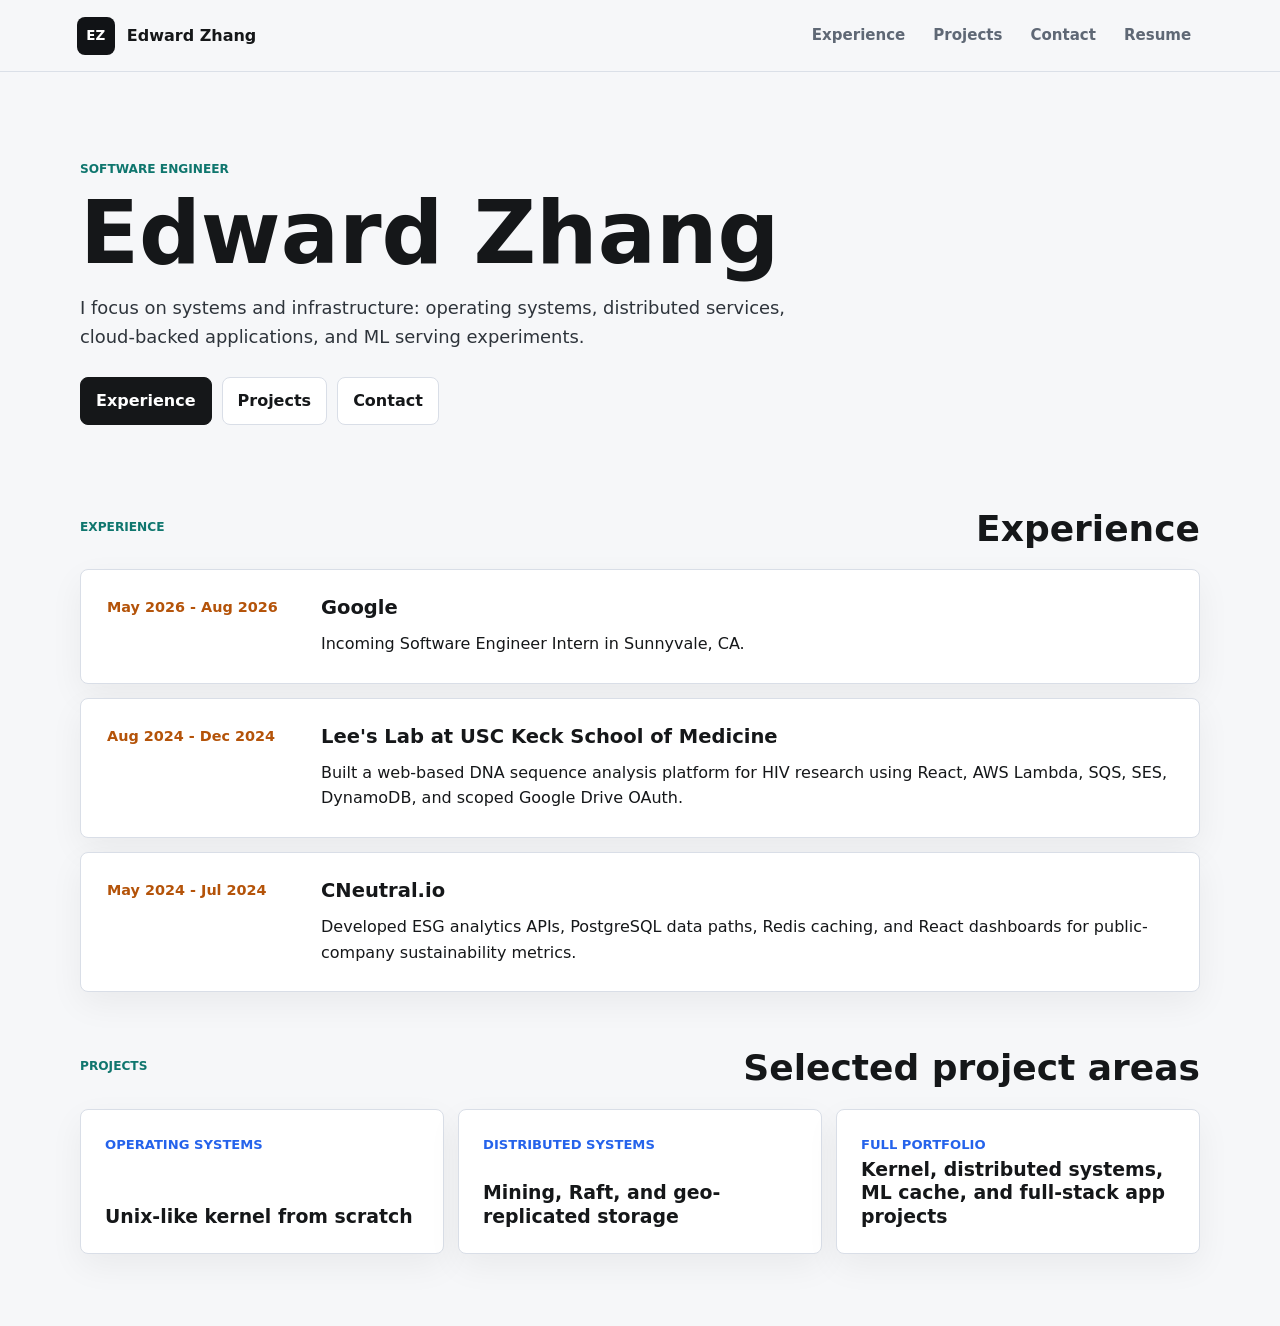
<file: index.html>
<!doctype html>
<html lang="en">
  <head>
    <meta charset="utf-8">
    <meta name="viewport" content="width=device-width, initial-scale=1">
    <meta
      name="description"
      content="Edward Zhang is a software engineer focused on operating systems, distributed systems, cloud infrastructure, and ML systems."
    >
    <title>Edward Zhang | Software Engineer</title>
    <link rel="stylesheet" href="styles.css">
  </head>
  <body>
    <header class="site-header">
      <a class="brand" href="index.html" aria-label="Edward Zhang home">
        <span class="brand-mark">EZ</span>
        <span>Edward Zhang</span>
      </a>
      <nav class="nav-links" aria-label="Primary navigation">
        <a href="experience.html">Experience</a>
        <a href="projects.html">Projects</a>
        <a href="contact.html">Contact</a>
        <a href="assets/Edward_Zhang_Resume.pdf" target="_blank" rel="noreferrer">Resume</a>
      </nav>
    </header>

    <main>
      <section class="intro">
        <p class="eyebrow">Software engineer</p>
        <h1>Edward Zhang</h1>
        <p class="intro-lede">
          I focus on systems and infrastructure: operating systems, distributed services,
          cloud-backed applications, and ML serving experiments.
        </p>
        <div class="link-row">
          <a class="button primary" href="experience.html">Experience</a>
          <a class="button" href="projects.html">Projects</a>
          <a class="button" href="contact.html">Contact</a>
        </div>
      </section>

      <section class="section-block">
        <div class="section-heading">
          <p class="eyebrow">Experience</p>
          <h2>Experience</h2>
        </div>
        <div class="timeline">
          <article class="timeline-item">
            <p class="time">May 2026 - Aug 2026</p>
            <div>
              <h3>Google</h3>
              <p>Incoming Software Engineer Intern in Sunnyvale, CA.</p>
            </div>
          </article>
          <article class="timeline-item">
            <p class="time">Aug 2024 - Dec 2024</p>
            <div>
              <h3>Lee's Lab at USC Keck School of Medicine</h3>
              <p>
                Built a web-based DNA sequence analysis platform for HIV research using React,
                AWS Lambda, SQS, SES, DynamoDB, and scoped Google Drive OAuth.
              </p>
            </div>
          </article>
          <article class="timeline-item">
            <p class="time">May 2024 - Jul 2024</p>
            <div>
              <h3>CNeutral.io</h3>
              <p>
                Developed ESG analytics APIs, PostgreSQL data paths, Redis caching, and React
                dashboards for public-company sustainability metrics.
              </p>
            </div>
          </article>
        </div>
      </section>

      <section class="section-block">
        <div class="section-heading">
          <p class="eyebrow">Projects</p>
          <h2>Selected project areas</h2>
        </div>
        <div class="summary-grid">
          <a class="summary-card" href="projects.html#kernel">
            <span>Operating Systems</span>
            <strong>Unix-like kernel from scratch</strong>
          </a>
          <a class="summary-card" href="projects.html#distributed">
            <span>Distributed Systems</span>
            <strong>Mining, Raft, and geo-replicated storage</strong>
          </a>
          <a class="summary-card" href="projects.html">
            <span>Full Portfolio</span>
            <strong>Kernel, distributed systems, ML cache, and full-stack app projects</strong>
          </a>
        </div>
      </section>
    </main>
  </body>
</html>
</file>
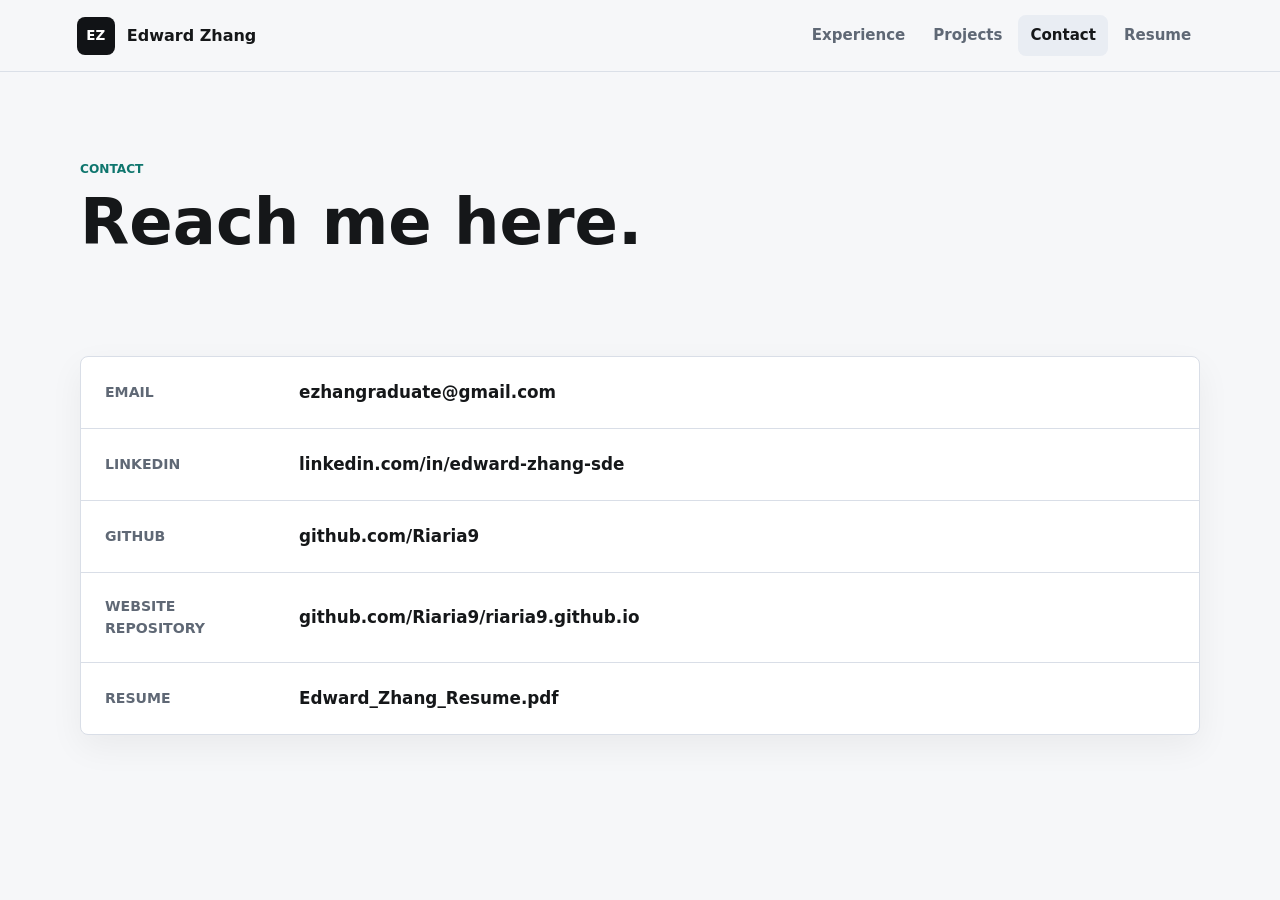
<file: contact.html>
<!doctype html>
<html lang="en">
  <head>
    <meta charset="utf-8">
    <meta name="viewport" content="width=device-width, initial-scale=1">
    <meta name="description" content="Contact links for Edward Zhang.">
    <title>Contact | Edward Zhang</title>
    <link rel="stylesheet" href="styles.css">
  </head>
  <body>
    <header class="site-header">
      <a class="brand" href="index.html" aria-label="Edward Zhang home">
        <span class="brand-mark">EZ</span>
        <span>Edward Zhang</span>
      </a>
      <nav class="nav-links" aria-label="Primary navigation">
        <a href="experience.html">Experience</a>
        <a href="projects.html">Projects</a>
        <a class="active" href="contact.html">Contact</a>
        <a href="assets/Edward_Zhang_Resume.pdf" target="_blank" rel="noreferrer">Resume</a>
      </nav>
    </header>

    <main>
      <section class="page-title">
        <p class="eyebrow">Contact</p>
        <h1>Reach me here.</h1>
      </section>

      <section class="section-block">
        <div class="contact-panel">
          <a href="mailto:ezhangraduate@gmail.com">
            <span>Email</span>
            <strong>ezhangraduate@gmail.com</strong>
          </a>
          <a href="https://www.linkedin.com/in/edward-zhang-sde/" target="_blank" rel="noreferrer">
            <span>LinkedIn</span>
            <strong>linkedin.com/in/edward-zhang-sde</strong>
          </a>
          <a href="https://github.com/Riaria9" target="_blank" rel="noreferrer">
            <span>GitHub</span>
            <strong>github.com/Riaria9</strong>
          </a>
          <a href="https://github.com/Riaria9/riaria9.github.io" target="_blank" rel="noreferrer">
            <span>Website Repository</span>
            <strong>github.com/Riaria9/riaria9.github.io</strong>
          </a>
          <a href="assets/Edward_Zhang_Resume.pdf" target="_blank" rel="noreferrer">
            <span>Resume</span>
            <strong>Edward_Zhang_Resume.pdf</strong>
          </a>
        </div>
      </section>
    </main>
  </body>
</html>
</file>
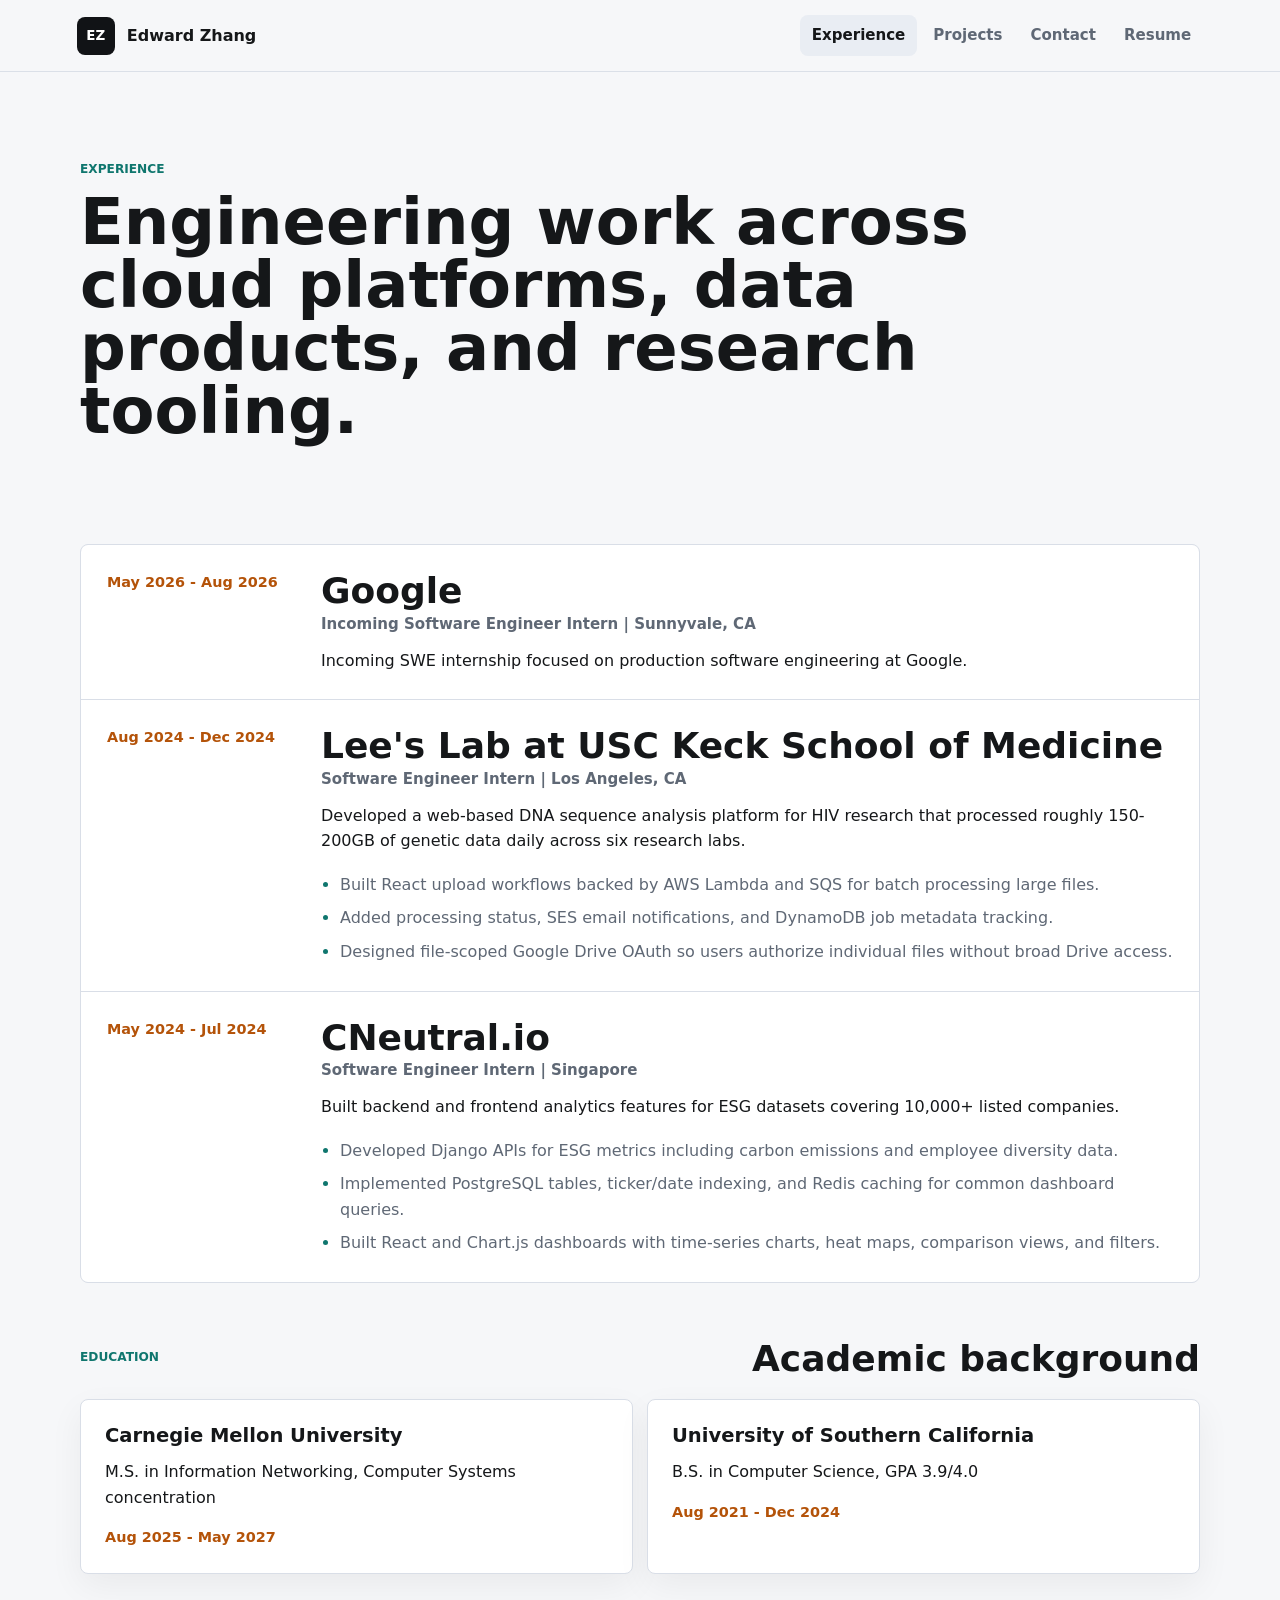
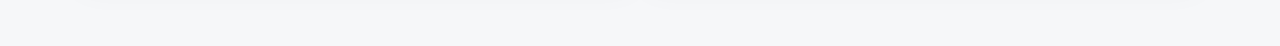
<file: experience.html>
<!doctype html>
<html lang="en">
  <head>
    <meta charset="utf-8">
    <meta name="viewport" content="width=device-width, initial-scale=1">
    <meta
      name="description"
      content="Edward Zhang's software engineering experience and education."
    >
    <title>Experience | Edward Zhang</title>
    <link rel="stylesheet" href="styles.css">
  </head>
  <body>
    <header class="site-header">
      <a class="brand" href="index.html" aria-label="Edward Zhang home">
        <span class="brand-mark">EZ</span>
        <span>Edward Zhang</span>
      </a>
      <nav class="nav-links" aria-label="Primary navigation">
        <a class="active" href="experience.html">Experience</a>
        <a href="projects.html">Projects</a>
        <a href="contact.html">Contact</a>
        <a href="assets/Edward_Zhang_Resume.pdf" target="_blank" rel="noreferrer">Resume</a>
      </nav>
    </header>

    <main>
      <section class="page-title">
        <p class="eyebrow">Experience</p>
        <h1>Engineering work across cloud platforms, data products, and research tooling.</h1>
      </section>

      <section class="section-block">
        <div class="timeline detailed">
          <article class="timeline-item">
            <p class="time">May 2026 - Aug 2026</p>
            <div>
              <h2>Google</h2>
              <p class="role">Incoming Software Engineer Intern | Sunnyvale, CA</p>
              <p>
                Incoming SWE internship focused on production software engineering at Google.
              </p>
            </div>
          </article>

          <article class="timeline-item">
            <p class="time">Aug 2024 - Dec 2024</p>
            <div>
              <h2>Lee's Lab at USC Keck School of Medicine</h2>
              <p class="role">Software Engineer Intern | Los Angeles, CA</p>
              <p>
                Developed a web-based DNA sequence analysis platform for HIV research that
                processed roughly 150-200GB of genetic data daily across six research labs.
              </p>
              <ul class="clean-list">
                <li>Built React upload workflows backed by AWS Lambda and SQS for batch processing large files.</li>
                <li>Added processing status, SES email notifications, and DynamoDB job metadata tracking.</li>
                <li>Designed file-scoped Google Drive OAuth so users authorize individual files without broad Drive access.</li>
              </ul>
            </div>
          </article>

          <article class="timeline-item">
            <p class="time">May 2024 - Jul 2024</p>
            <div>
              <h2>CNeutral.io</h2>
              <p class="role">Software Engineer Intern | Singapore</p>
              <p>
                Built backend and frontend analytics features for ESG datasets covering 10,000+
                listed companies.
              </p>
              <ul class="clean-list">
                <li>Developed Django APIs for ESG metrics including carbon emissions and employee diversity data.</li>
                <li>Implemented PostgreSQL tables, ticker/date indexing, and Redis caching for common dashboard queries.</li>
                <li>Built React and Chart.js dashboards with time-series charts, heat maps, comparison views, and filters.</li>
              </ul>
            </div>
          </article>
        </div>
      </section>

      <section class="section-block">
        <div class="section-heading">
          <p class="eyebrow">Education</p>
          <h2>Academic background</h2>
        </div>
        <div class="info-grid">
          <article class="info-card">
            <h3>Carnegie Mellon University</h3>
            <p>M.S. in Information Networking, Computer Systems concentration</p>
            <p class="time">Aug 2025 - May 2027</p>
          </article>
          <article class="info-card">
            <h3>University of Southern California</h3>
            <p>B.S. in Computer Science, GPA 3.9/4.0</p>
            <p class="time">Aug 2021 - Dec 2024</p>
          </article>
        </div>
      </section>
    </main>
  </body>
</html>
</file>
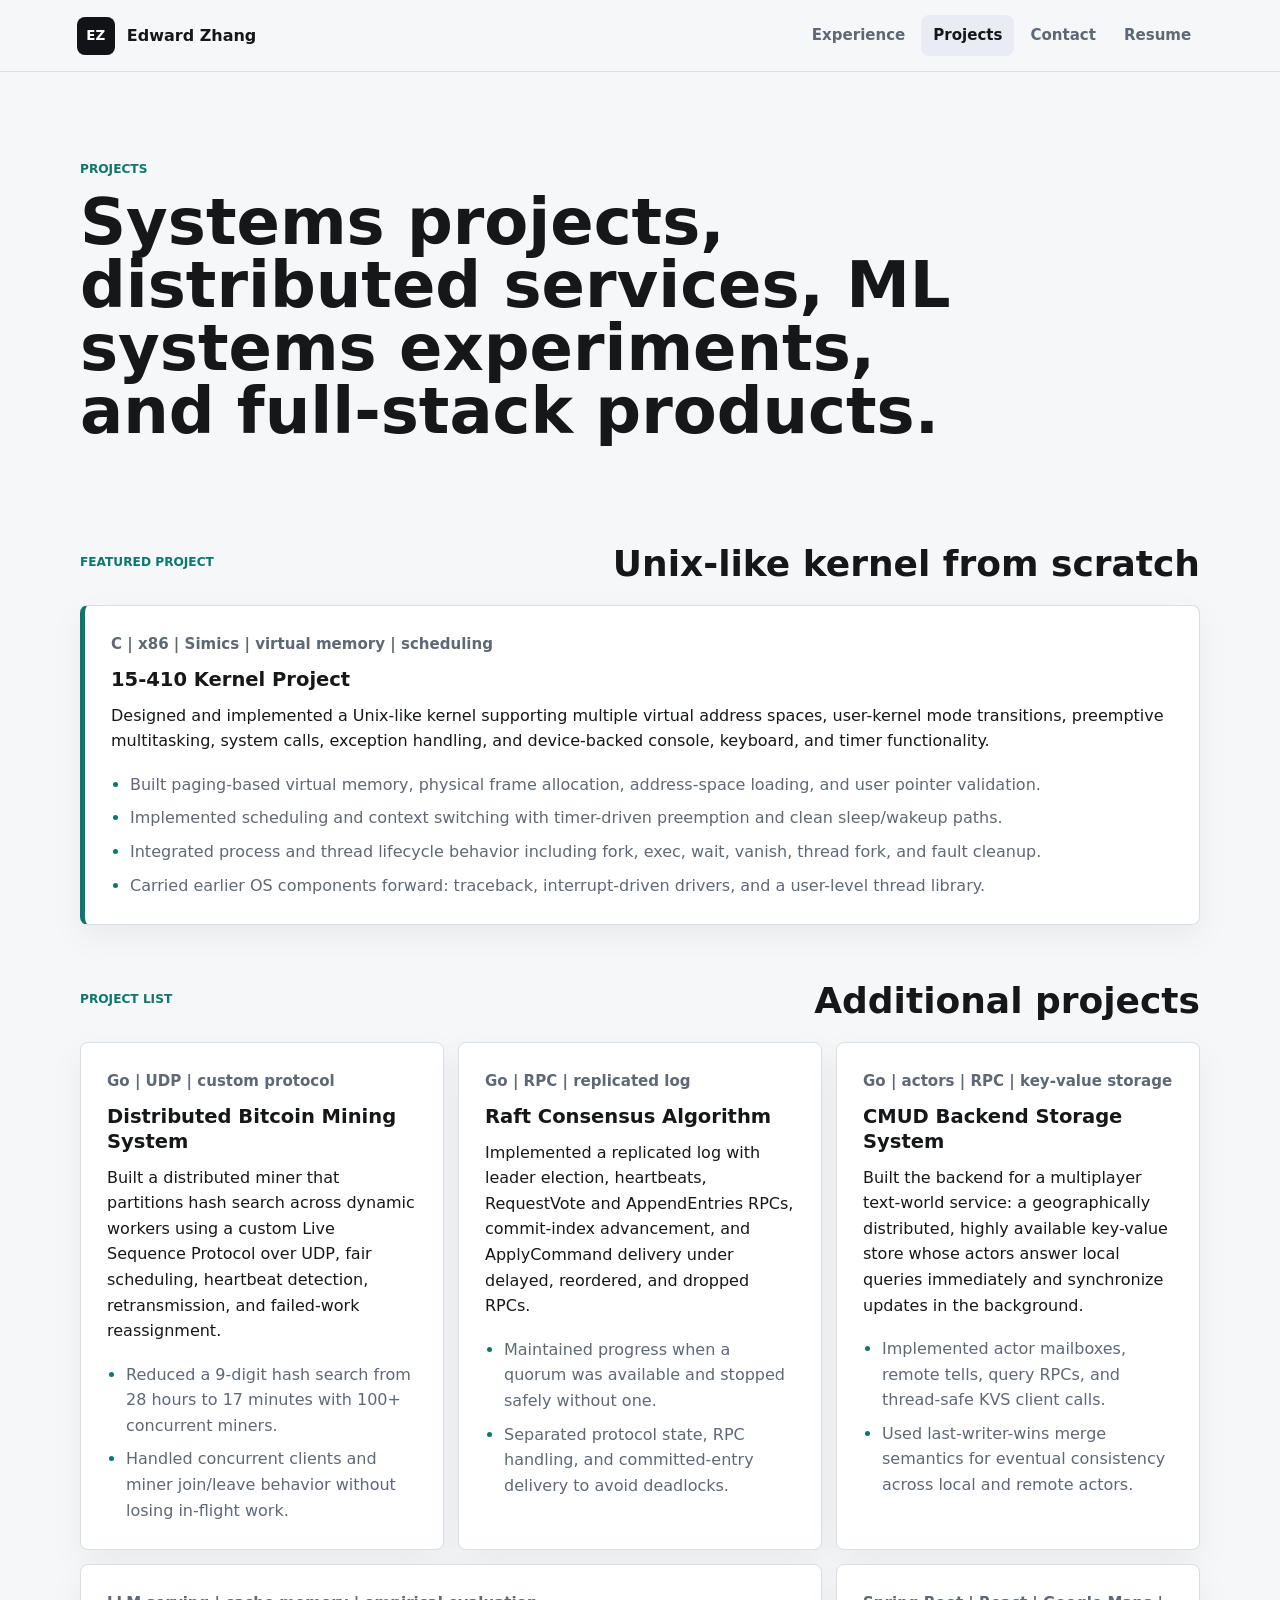
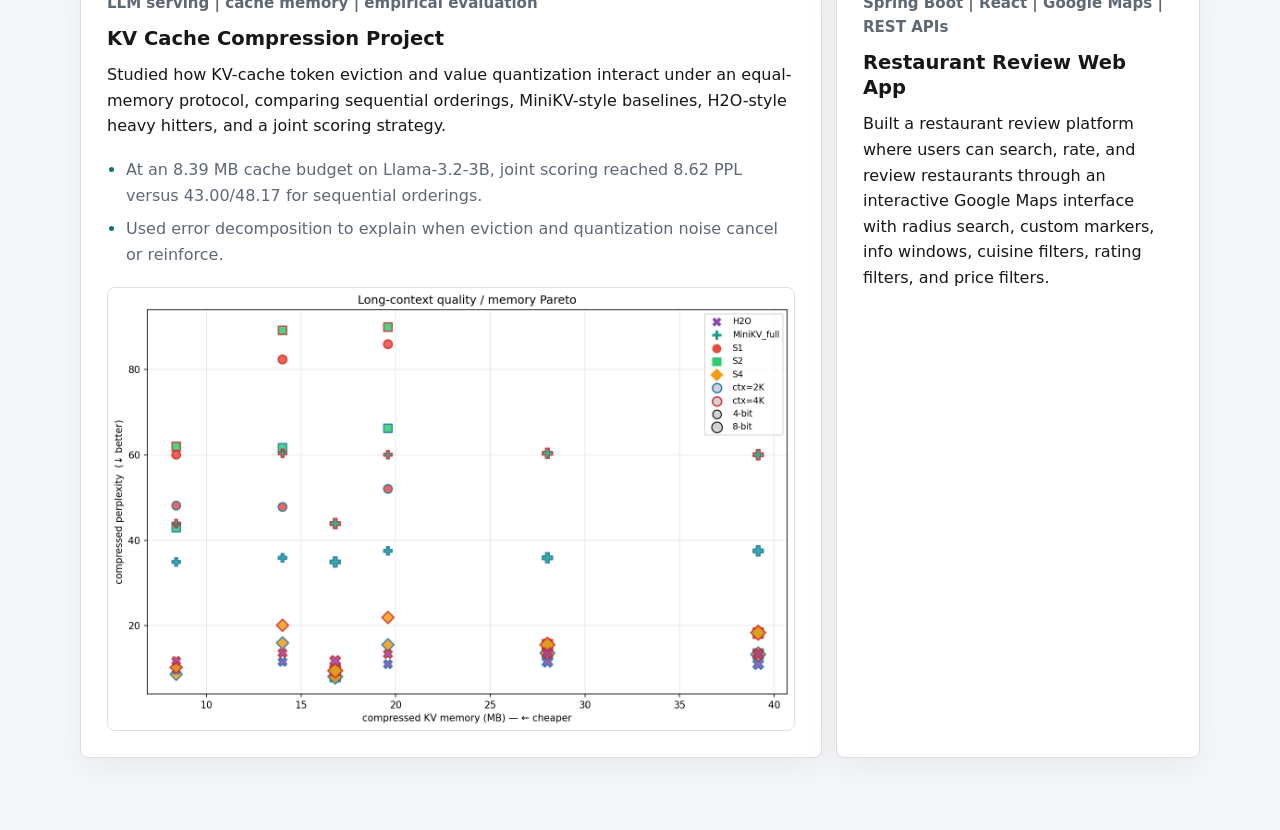
<file: projects.html>
<!doctype html>
<html lang="en">
  <head>
    <meta charset="utf-8">
    <meta name="viewport" content="width=device-width, initial-scale=1">
    <meta
      name="description"
      content="Edward Zhang's operating systems, distributed systems, ML systems, and full-stack projects."
    >
    <title>Projects | Edward Zhang</title>
    <link rel="stylesheet" href="styles.css">
  </head>
  <body>
    <header class="site-header">
      <a class="brand" href="index.html" aria-label="Edward Zhang home">
        <span class="brand-mark">EZ</span>
        <span>Edward Zhang</span>
      </a>
      <nav class="nav-links" aria-label="Primary navigation">
        <a href="experience.html">Experience</a>
        <a class="active" href="projects.html">Projects</a>
        <a href="contact.html">Contact</a>
        <a href="assets/Edward_Zhang_Resume.pdf" target="_blank" rel="noreferrer">Resume</a>
      </nav>
    </header>

    <main>
      <section class="page-title">
        <p class="eyebrow">Projects</p>
        <h1>Systems projects, distributed services, ML systems experiments, and full-stack products.</h1>
      </section>

      <section class="section-block" id="kernel">
        <div class="section-heading">
          <p class="eyebrow">Featured project</p>
          <h2>Unix-like kernel from scratch</h2>
        </div>
        <article class="feature-card">
          <div>
            <p class="project-meta">C | x86 | Simics | virtual memory | scheduling</p>
            <h3>15-410 Kernel Project</h3>
            <p>
              Designed and implemented a Unix-like kernel supporting multiple virtual address
              spaces, user-kernel mode transitions, preemptive multitasking, system calls,
              exception handling, and device-backed console, keyboard, and timer functionality.
            </p>
            <ul class="clean-list">
              <li>Built paging-based virtual memory, physical frame allocation, address-space loading, and user pointer validation.</li>
              <li>Implemented scheduling and context switching with timer-driven preemption and clean sleep/wakeup paths.</li>
              <li>Integrated process and thread lifecycle behavior including fork, exec, wait, vanish, thread fork, and fault cleanup.</li>
              <li>Carried earlier OS components forward: traceback, interrupt-driven drivers, and a user-level thread library.</li>
            </ul>
          </div>
        </article>
      </section>

      <section class="section-block">
        <div class="section-heading">
          <p class="eyebrow">Project list</p>
          <h2>Additional projects</h2>
        </div>
        <div class="project-grid">
          <article class="project-card" id="distributed">
            <p class="project-meta">Go | UDP | custom protocol</p>
            <h3>Distributed Bitcoin Mining System</h3>
            <p>
              Built a distributed miner that partitions hash search across dynamic workers using
              a custom Live Sequence Protocol over UDP, fair scheduling, heartbeat detection,
              retransmission, and failed-work reassignment.
            </p>
            <ul class="clean-list">
              <li>Reduced a 9-digit hash search from 28 hours to 17 minutes with 100+ concurrent miners.</li>
              <li>Handled concurrent clients and miner join/leave behavior without losing in-flight work.</li>
            </ul>
          </article>

          <article class="project-card">
            <p class="project-meta">Go | RPC | replicated log</p>
            <h3>Raft Consensus Algorithm</h3>
            <p>
              Implemented a replicated log with leader election, heartbeats, RequestVote and
              AppendEntries RPCs, commit-index advancement, and ApplyCommand delivery under
              delayed, reordered, and dropped RPCs.
            </p>
            <ul class="clean-list">
              <li>Maintained progress when a quorum was available and stopped safely without one.</li>
              <li>Separated protocol state, RPC handling, and committed-entry delivery to avoid deadlocks.</li>
            </ul>
          </article>

          <article class="project-card">
            <p class="project-meta">Go | actors | RPC | key-value storage</p>
            <h3>CMUD Backend Storage System</h3>
            <p>
              Built the backend for a multiplayer text-world service: a geographically
              distributed, highly available key-value store whose actors answer local queries
              immediately and synchronize updates in the background.
            </p>
            <ul class="clean-list">
              <li>Implemented actor mailboxes, remote tells, query RPCs, and thread-safe KVS client calls.</li>
              <li>Used last-writer-wins merge semantics for eventual consistency across local and remote actors.</li>
            </ul>
          </article>

          <article class="project-card visual-card" id="mlsys">
            <p class="project-meta">LLM serving | cache memory | empirical evaluation</p>
            <h3>KV Cache Compression Project</h3>
            <p>
              Studied how KV-cache token eviction and value quantization interact under an
              equal-memory protocol, comparing sequential orderings, MiniKV-style baselines,
              H2O-style heavy hitters, and a joint scoring strategy.
            </p>
            <ul class="clean-list">
              <li>At an 8.39 MB cache budget on Llama-3.2-3B, joint scoring reached 8.62 PPL versus 43.00/48.17 for sequential orderings.</li>
              <li>Used error decomposition to explain when eviction and quantization noise cancel or reinforce.</li>
            </ul>
            <figure>
              <img
                src="assets/mlsys-long-context-pareto.png"
                alt="Quality-memory Pareto plot from the KV cache compression project."
              >
            </figure>
          </article>

          <article class="project-card">
            <p class="project-meta">Spring Boot | React | Google Maps | REST APIs</p>
            <h3>Restaurant Review Web App</h3>
            <p>
              Built a restaurant review platform where users can search, rate, and review
              restaurants through an interactive Google Maps interface with radius search,
              custom markers, info windows, cuisine filters, rating filters, and price filters.
            </p>
          </article>
        </div>
      </section>
    </main>
  </body>
</html>
</file>
<file: styles.css>
:root {
  color-scheme: light;
  --bg: #f6f7f9;
  --surface: #ffffff;
  --ink: #151719;
  --muted: #5f6875;
  --line: #d9dee7;
  --accent: #0f766e;
  --accent-2: #b45309;
  --accent-3: #2563eb;
  --shadow: 0 18px 46px rgba(21, 23, 25, 0.08);
}

* {
  box-sizing: border-box;
}

html {
  scroll-behavior: smooth;
}

body {
  margin: 0;
  background: var(--bg);
  color: var(--ink);
  font-family:
    Inter, ui-sans-serif, system-ui, -apple-system, BlinkMacSystemFont, "Segoe UI", sans-serif;
  line-height: 1.6;
}

a {
  color: inherit;
  text-decoration: none;
}

.site-header {
  position: sticky;
  top: 0;
  z-index: 10;
  display: flex;
  min-height: 72px;
  align-items: center;
  justify-content: space-between;
  gap: 24px;
  padding: 0 6vw;
  background: rgba(246, 247, 249, 0.92);
  border-bottom: 1px solid rgba(217, 222, 231, 0.9);
  backdrop-filter: blur(18px);
}

.brand {
  display: inline-flex;
  align-items: center;
  gap: 12px;
  font-weight: 800;
  white-space: nowrap;
}

.brand-mark {
  display: grid;
  width: 38px;
  height: 38px;
  place-items: center;
  color: #ffffff;
  background: #111316;
  border-radius: 8px;
  font-size: 0.84rem;
}

.nav-links {
  display: flex;
  align-items: center;
  gap: 4px;
}

.nav-links a {
  min-height: 40px;
  padding: 8px 12px;
  border-radius: 8px;
  color: var(--muted);
  font-size: 0.94rem;
  font-weight: 700;
}

.nav-links a:hover,
.nav-links a:focus-visible,
.nav-links a.active {
  color: var(--ink);
  background: #e9edf3;
  outline: none;
}

main {
  width: min(1120px, calc(100% - 12vw));
  margin: 0 auto;
  padding: 54px 0 72px;
}

.intro,
.page-title {
  padding: 34px 0 28px;
}

.intro {
  max-width: 820px;
}

.page-title {
  max-width: 930px;
}

.eyebrow {
  margin: 0 0 12px;
  color: var(--accent);
  font-size: 0.76rem;
  font-weight: 850;
  letter-spacing: 0;
  text-transform: uppercase;
}

h1,
h2,
h3,
p {
  margin-top: 0;
}

h1 {
  margin-bottom: 18px;
  font-size: clamp(2.7rem, 8vw, 5.4rem);
  line-height: 0.98;
  letter-spacing: 0;
}

.page-title h1 {
  font-size: clamp(2.35rem, 5vw, 4.35rem);
}

h2 {
  margin-bottom: 0;
  font-size: clamp(1.55rem, 3vw, 2.25rem);
  line-height: 1.12;
  letter-spacing: 0;
}

h3 {
  margin-bottom: 10px;
  font-size: 1.22rem;
  line-height: 1.28;
  letter-spacing: 0;
}

.intro-lede,
.page-title p:not(.eyebrow) {
  max-width: 760px;
  margin-bottom: 26px;
  color: #2e343b;
  font-size: 1.12rem;
}

.link-row {
  display: flex;
  flex-wrap: wrap;
  gap: 10px;
}

.button {
  display: inline-flex;
  min-height: 43px;
  align-items: center;
  justify-content: center;
  padding: 10px 15px;
  border: 1px solid var(--line);
  border-radius: 8px;
  background: var(--surface);
  font-weight: 800;
}

.button.primary {
  color: #ffffff;
  background: var(--ink);
  border-color: var(--ink);
}

.button:hover,
.button:focus-visible {
  transform: translateY(-1px);
  box-shadow: 0 10px 24px rgba(21, 23, 25, 0.1);
  outline: none;
}

.section-block {
  padding-top: 56px;
}

.section-heading {
  display: flex;
  align-items: end;
  justify-content: space-between;
  gap: 24px;
  margin-bottom: 20px;
}

.timeline,
.info-grid,
.summary-grid,
.project-grid {
  display: grid;
  gap: 14px;
}

.timeline.detailed {
  gap: 1px;
  overflow: hidden;
  border: 1px solid var(--line);
  border-radius: 8px;
  background: var(--line);
}

.timeline-item,
.info-card,
.summary-card,
.project-card,
.feature-card,
.media-card,
.contact-panel {
  background: var(--surface);
  border: 1px solid var(--line);
  border-radius: 8px;
  box-shadow: 0 12px 34px rgba(21, 23, 25, 0.055);
}

.timeline.detailed .timeline-item {
  border: 0;
  border-radius: 0;
  box-shadow: none;
}

.timeline-item {
  display: grid;
  grid-template-columns: 190px minmax(0, 1fr);
  gap: 24px;
  padding: 26px;
}

.time {
  margin-bottom: 0;
  color: var(--accent-2);
  font-size: 0.9rem;
  font-weight: 820;
}

.role,
.project-meta {
  margin-bottom: 12px;
  color: var(--muted);
  font-size: 0.94rem;
  font-weight: 720;
}

.timeline-item p:last-child,
.info-card p:last-child,
.project-card p:last-child,
.feature-card p:last-child {
  margin-bottom: 0;
}

.clean-list {
  display: grid;
  gap: 8px;
  margin: 18px 0 0;
  padding-left: 19px;
  color: var(--muted);
}

.clean-list li::marker {
  color: var(--accent);
}

.info-grid {
  grid-template-columns: repeat(2, minmax(0, 1fr));
}

.info-card {
  padding: 24px;
}

.summary-grid {
  grid-template-columns: repeat(3, minmax(0, 1fr));
}

.summary-card {
  display: grid;
  min-height: 145px;
  align-content: space-between;
  padding: 24px;
}

.summary-card span {
  color: var(--accent-3);
  font-size: 0.82rem;
  font-weight: 850;
  text-transform: uppercase;
}

.summary-card strong {
  font-size: 1.18rem;
  line-height: 1.25;
}

.summary-card:hover,
.summary-card:focus-visible {
  transform: translateY(-2px);
  box-shadow: var(--shadow);
  outline: none;
}

.project-grid {
  grid-template-columns: repeat(3, minmax(0, 1fr));
}

.project-card,
.feature-card,
.media-card {
  padding: 26px;
}

.project-card {
  min-height: 380px;
}

.project-card.full-width {
  min-height: 0;
}

.visual-card {
  grid-column: span 2;
}

.visual-card figure {
  margin: 20px 0 0;
}

.visual-card img {
  display: block;
  width: 100%;
  height: auto;
  border: 1px solid var(--line);
  border-radius: 8px;
  background: #edf1f5;
}

.feature-card {
  border-left: 5px solid var(--accent);
}

.media-card {
  display: grid;
  grid-template-columns: minmax(0, 0.95fr) minmax(360px, 1.05fr);
  gap: 28px;
  align-items: start;
}

.media-card figure {
  margin: 0;
}

.media-card img {
  display: block;
  width: 100%;
  height: auto;
  border: 1px solid var(--line);
  border-radius: 8px;
  background: #edf1f5;
}

.media-card figcaption {
  margin-top: 10px;
  color: var(--muted);
  font-size: 0.86rem;
}

.contact-panel {
  display: grid;
  overflow: hidden;
  border-radius: 8px;
}

.contact-panel a {
  display: grid;
  grid-template-columns: 170px minmax(0, 1fr);
  gap: 24px;
  align-items: center;
  padding: 22px 24px;
  border-bottom: 1px solid var(--line);
}

.contact-panel a:last-child {
  border-bottom: 0;
}

.contact-panel a:hover,
.contact-panel a:focus-visible {
  background: #eef3f6;
  outline: none;
}

.contact-panel span {
  color: var(--muted);
  font-size: 0.88rem;
  font-weight: 800;
  text-transform: uppercase;
}

.contact-panel strong {
  overflow-wrap: anywhere;
  font-size: 1.05rem;
}

@media (max-width: 980px) {
  .project-grid,
  .summary-grid,
  .info-grid,
  .media-card {
    grid-template-columns: 1fr;
  }

  .visual-card {
    grid-column: auto;
  }

  .project-card {
    min-height: 0;
  }
}

@media (max-width: 720px) {
  .site-header {
    align-items: flex-start;
    min-height: 118px;
    flex-direction: column;
    justify-content: center;
    padding: 16px 20px;
  }

  .nav-links {
    width: 100%;
    overflow-x: auto;
    padding-bottom: 2px;
  }

  .nav-links a {
    flex: 0 0 auto;
  }

  main {
    width: calc(100% - 40px);
    padding-top: 34px;
  }

  .intro,
  .page-title {
    padding-top: 14px;
  }

  .section-block {
    padding-top: 42px;
  }

  .section-heading {
    display: block;
  }

  .timeline-item,
  .contact-panel a {
    grid-template-columns: 1fr;
    gap: 8px;
    padding: 22px;
  }

  .project-card,
  .feature-card,
  .media-card,
  .info-card,
  .summary-card {
    padding: 22px;
  }

  .link-row {
    flex-direction: column;
  }

  .button {
    width: 100%;
  }
}
</file>
